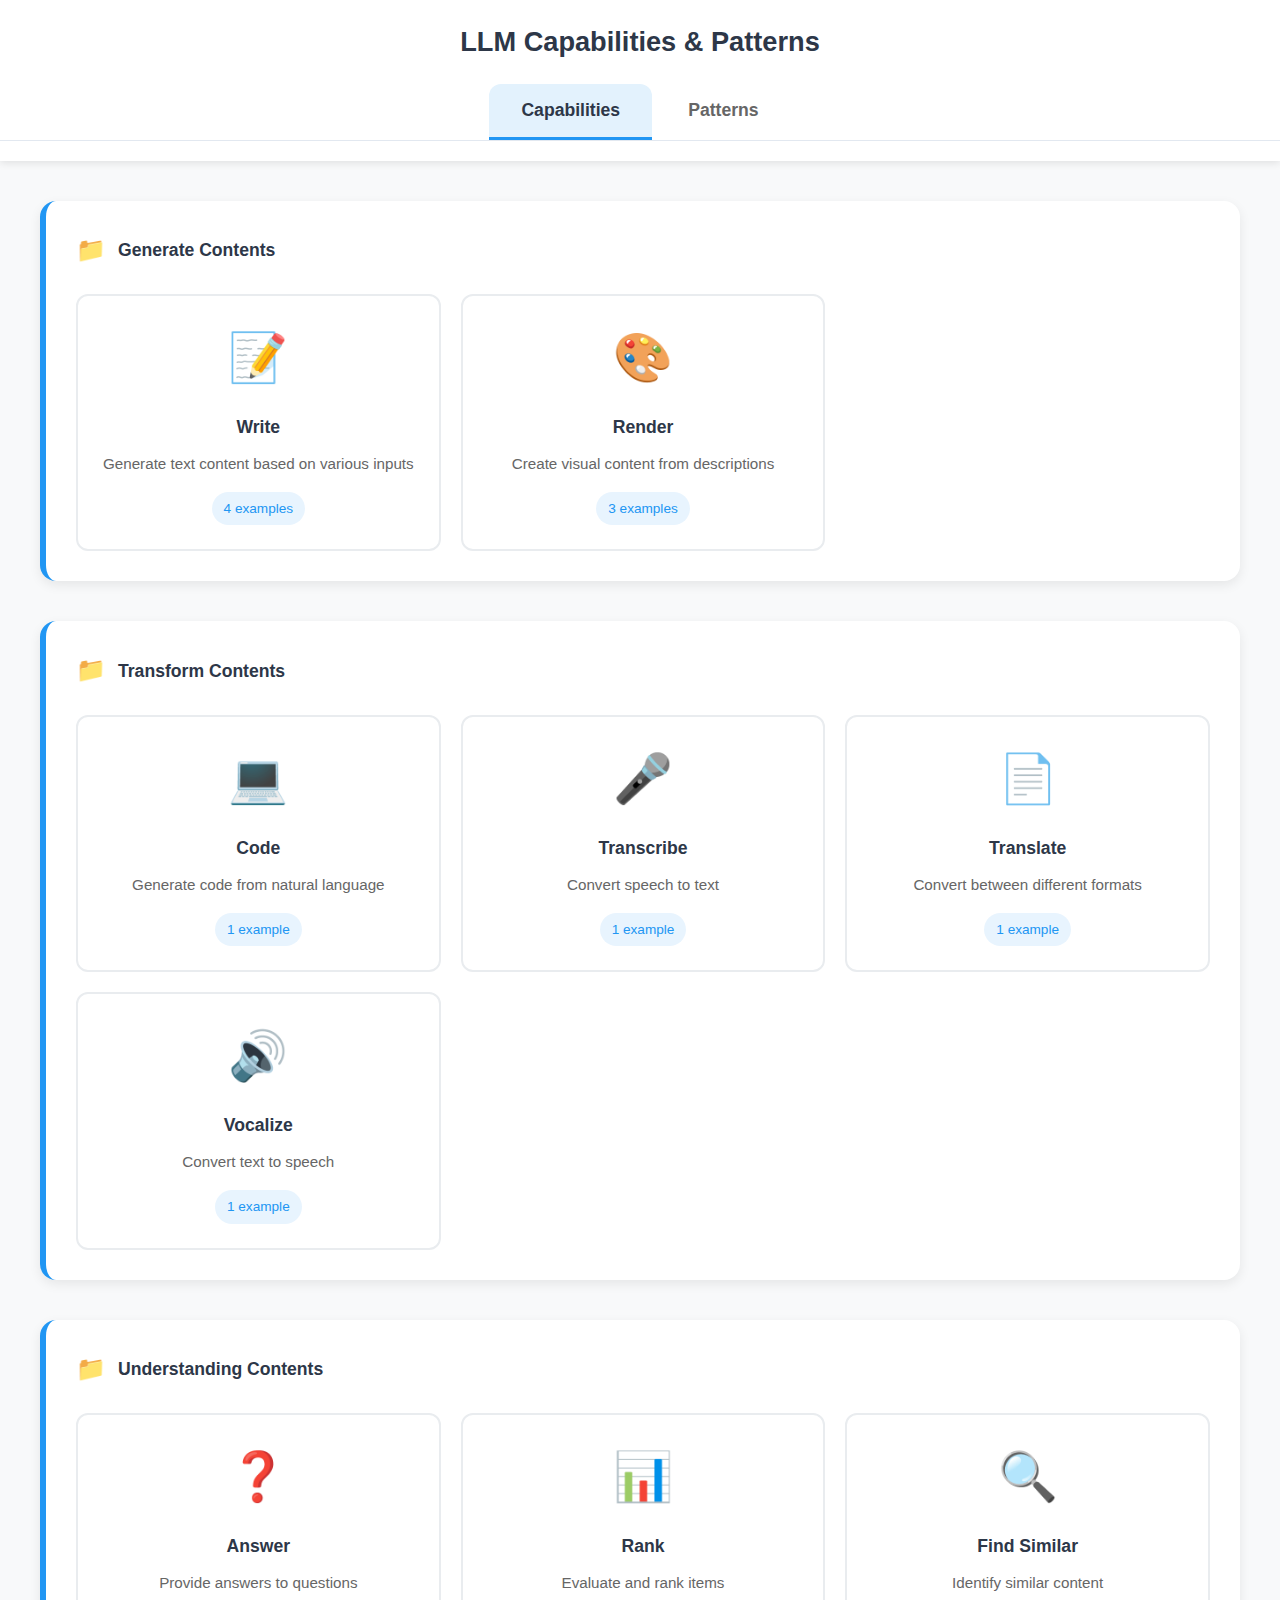
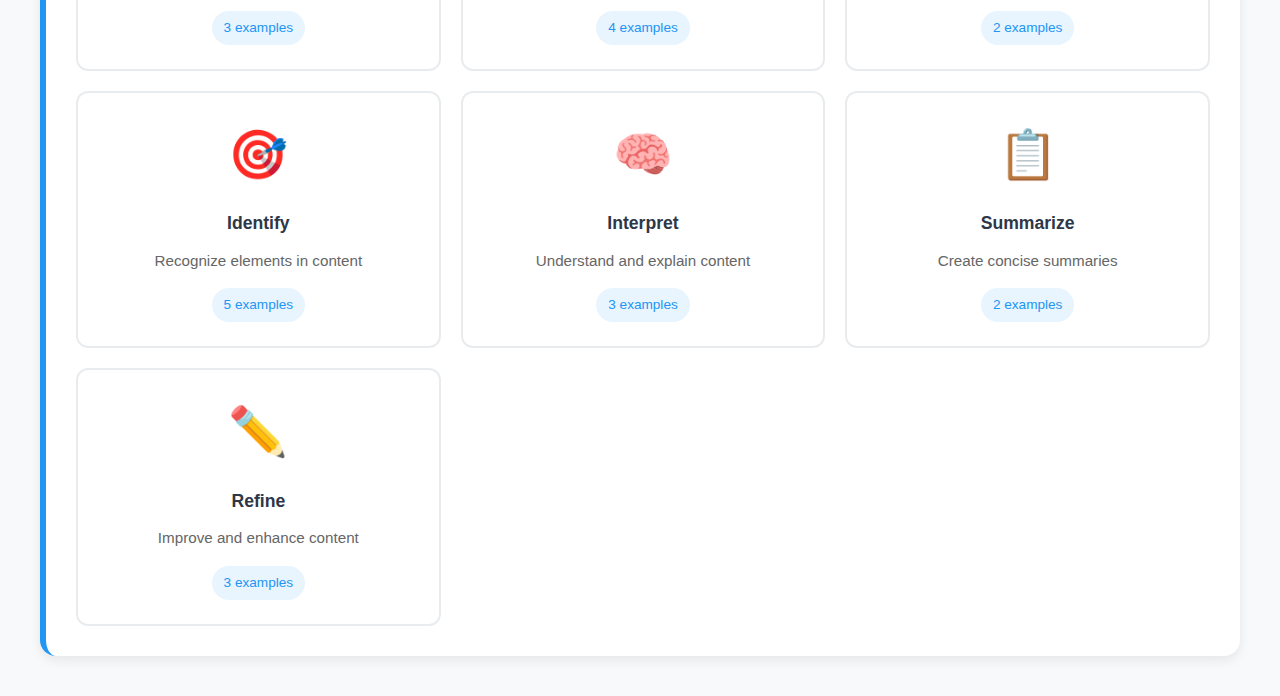
<file: index.html>
<!DOCTYPE html>
<html lang="en">
<head>
  <meta charset="UTF-8">
  <meta name="viewport" content="width=device-width, initial-scale=1.0">
  <title>LLM Capabilities & Patterns</title>
  <link href="https://fonts.googleapis.com/css2?family=Open+Sans:wght@300;400;500;600;700&display=swap" rel="stylesheet">
  <link rel="stylesheet" href="styles.css">
</head>
<body>
  <header>
    <h1>LLM Capabilities & Patterns</h1>
    <nav class="main-nav">
      <button id="tab-capabilities" class="nav-tab active">Capabilities</button>
      <button id="tab-patterns" class="nav-tab">Patterns</button>
    </nav>
  </header>
  
  <main>
    <section id="capabilities-section" class="active-section">
      <div class="capabilities-container">
        <!-- Generate Contents -->
        <div class="first-level-category">
          <h2 class="category-title">Generate Contents</h2>
          <div class="capability-cards-grid">
            <div class="capability-card" data-capability="Write">
              <div class="card-icon">📝</div>
              <h3 class="card-title">Write</h3>
              <p class="card-description">Generate text content based on various inputs</p>
              <div class="card-examples-count">4 examples</div>
            </div>
            
            <div class="capability-card" data-capability="Render">
              <div class="card-icon">🎨</div>
              <h3 class="card-title">Render</h3>
              <p class="card-description">Create visual content from descriptions</p>
              <div class="card-examples-count">3 examples</div>
            </div>
          </div>
        </div>

        <!-- Transform Contents -->
        <div class="first-level-category">
          <h2 class="category-title">Transform Contents</h2>
          <div class="capability-cards-grid">
            <div class="capability-card" data-capability="Code">
              <div class="card-icon">💻</div>
              <h3 class="card-title">Code</h3>
              <p class="card-description">Generate code from natural language</p>
              <div class="card-examples-count">1 example</div>
            </div>
            
            <div class="capability-card" data-capability="Transcribe">
              <div class="card-icon">🎤</div>
              <h3 class="card-title">Transcribe</h3>
              <p class="card-description">Convert speech to text</p>
              <div class="card-examples-count">1 example</div>
            </div>
            
            <div class="capability-card" data-capability="Translate">
              <div class="card-icon">📄</div>
              <h3 class="card-title">Translate</h3>
              <p class="card-description">Convert between different formats</p>
              <div class="card-examples-count">1 example</div>
            </div>
            
            <div class="capability-card" data-capability="Vocalize">
              <div class="card-icon">🔊</div>
              <h3 class="card-title">Vocalize</h3>
              <p class="card-description">Convert text to speech</p>
              <div class="card-examples-count">1 example</div>
            </div>
          </div>
        </div>

        <!-- Understanding Contents -->
        <div class="first-level-category">
          <h2 class="category-title">Understanding Contents</h2>
          <div class="capability-cards-grid">
            <div class="capability-card" data-capability="Answer">
              <div class="card-icon">❓</div>
              <h3 class="card-title">Answer</h3>
              <p class="card-description">Provide answers to questions</p>
              <div class="card-examples-count">3 examples</div>
            </div>
            
            <div class="capability-card" data-capability="Rank">
              <div class="card-icon">📊</div>
              <h3 class="card-title">Rank</h3>
              <p class="card-description">Evaluate and rank items</p>
              <div class="card-examples-count">4 examples</div>
            </div>
            
            <div class="capability-card" data-capability="Find Similar">
              <div class="card-icon">🔍</div>
              <h3 class="card-title">Find Similar</h3>
              <p class="card-description">Identify similar content</p>
              <div class="card-examples-count">2 examples</div>
            </div>
            
            <div class="capability-card" data-capability="Identify">
              <div class="card-icon">🎯</div>
              <h3 class="card-title">Identify</h3>
              <p class="card-description">Recognize elements in content</p>
              <div class="card-examples-count">5 examples</div>
            </div>
            
            <div class="capability-card" data-capability="Interpret">
              <div class="card-icon">🧠</div>
              <h3 class="card-title">Interpret</h3>
              <p class="card-description">Understand and explain content</p>
              <div class="card-examples-count">3 examples</div>
            </div>
            
            <div class="capability-card" data-capability="Summarize">
              <div class="card-icon">📋</div>
              <h3 class="card-title">Summarize</h3>
              <p class="card-description">Create concise summaries</p>
              <div class="card-examples-count">2 examples</div>
            </div>
            
            <div class="capability-card" data-capability="Refine">
              <div class="card-icon">✏️</div>
              <h3 class="card-title">Refine</h3>
              <p class="card-description">Improve and enhance content</p>
              <div class="card-examples-count">3 examples</div>
            </div>
          </div>
        </div>
      </div>
    </section>

    <section id="patterns-section" style="display:block;">
      <div class="patterns-container">
        <div class="pattern-card" data-pattern="Chatbot">
          <div class="card-icon">💬</div>
          <h3 class="card-title">Chatbot</h3>
          <p class="card-problem">Need to collect customer information</p>
          <div class="card-examples-count">3 examples</div>
        </div>

        <div class="pattern-card" data-pattern="Reveal Dimensions">
          <div class="card-icon">🔍</div>
          <h3 class="card-title">Reveal Dimensions</h3>
          <p class="card-problem">Uncertain about which dimensions are important for content creation and decision-making</p>
          <div class="card-examples-count">2 examples</div>
        </div>

        <div class="pattern-card" data-pattern="Something Like This">
          <div class="card-icon">🎨</div>
          <h3 class="card-title">Something Like This</h3>
          <p class="card-problem">Struggle to communicate their desire in words</p>
          <div class="card-examples-count">4 examples</div>
        </div>

        <div class="pattern-card" data-pattern="Dessert Cart">
          <div class="card-icon">🔀</div>
          <h3 class="card-title">Dessert Cart</h3>
          <p class="card-problem">Lack clarity about their overall desires. Uncertain about what they want</p>
          <div class="card-examples-count">3 examples</div>
        </div>

        <div class="pattern-card" data-pattern="Refine This">
          <div class="card-icon">🔄</div>
          <h3 class="card-title">Refine This</h3>
          <p class="card-problem">Lack specificity regarding the details of their desires. Unsure of how to improve something</p>
          <div class="card-examples-count">2 examples</div>
        </div>

        <div class="pattern-card" data-pattern="Complete This">
          <div class="card-icon">✏️</div>
          <h3 class="card-title">Complete This</h3>
          <p class="card-problem">Struggle to complete a communication task</p>
          <div class="card-examples-count">3 examples</div>
        </div>

        <div class="pattern-card" data-pattern="Blank Page Paralysis">
          <div class="card-icon">🚀</div>
          <h3 class="card-title">Blank Page Paralysis</h3>
          <p class="card-problem">Feel overwhelmed by a blank page and are unsure how to start</p>
          <div class="card-examples-count">2 examples</div>
        </div>
      </div>
    </section>
  </main>

  <!-- Modal for showing examples -->
  <div id="examples-modal" class="modal">
    <div class="modal-content">
      <div class="modal-header">
        <h2 id="modal-title">Capability Examples</h2>
        <button class="modal-close">&times;</button>
      </div>
      <div id="modal-examples" class="modal-examples">
        <!-- Examples will be populated here -->
      </div>
    </div>
  </div>

  <!-- Modal for showing pattern details -->
  <div id="pattern-modal" class="modal">
    <div class="modal-content">
      <div class="modal-header">
        <h2 id="pattern-modal-title">Pattern Details</h2>
        <button class="pattern-modal-close">&times;</button>
      </div>
      <div id="pattern-modal-content" class="modal-examples">
        <!-- Pattern details will be populated here -->
      </div>
    </div>
  </div>

  <script>
    // Test function to manually show patterns
    function testShowPatterns() {
      console.log('Testing patterns display...');
      const patternsSection = document.getElementById('patterns-section');
      if (patternsSection) {
        patternsSection.style.display = 'block';
        console.log('Patterns section should now be visible');
      } else {
        console.log('Patterns section not found!');
      }
    }
    
    // Pattern data with problems and solutions
    const patternData = {
      "Chatbot": {
        problem: "Need to collect customer information",
        solution: "Collects the needed information by having a chatbot interview"
      },
      "Reveal Dimensions": {
        problem: "Uncertain about which dimensions are important for content creation and decision-making",
        solution: "Surfaces the dimensions others have used or previous users found useful"
      },
      "Something Like This": {
        problem: "Struggle to communicate their desire in words",
        solution: "Express desires through examples"
      },
      "Dessert Cart": {
        problem: "Lack clarity about their overall desires. Uncertain about what they want",
        solution: "Provide multiple versions of what they are looking for"
      },
      "Refine This": {
        problem: "Lack specificity regarding the details of their desires. Unsure of how to improve something",
        solution: "Guides users in refining their ideas in real-time"
      },
      "Complete This": {
        problem: "Struggle to complete a communication task",
        solution: "Provides updated drafts and guidance to help users complete content creation tasks"
      },
      "Blank Page Paralysis": {
        problem: "Feel overwhelmed by a blank page and are unsure how to start",
        solution: "Generates an initial draft, intermediate result, or suggested methods and materials"
      }
    };

    // Capability examples data
    const capabilityExamples = {
      "Write": [
        { icon: "📝", text: "Write description based on image" },
        { icon: "📖", text: "Write story based on topic or description" },
        { icon: "🔑", text: "Write description based on keywords" },
        { icon: "💬", text: "Write character's response based on dialog" }
      ],
      "Render": [
        { icon: "🎨", text: "Render image based on topic, mood, tone, keywords, or description" },
        { icon: "👤", text: "Render persona image based on description" },
        { icon: "😊", text: "Render image that communicates tone or mood based on image" }
      ],
      "Code": [
        { icon: "💻", text: "Write code based on task description" }
      ],
      "Transcribe": [
        { icon: "🎤", text: "Transcribe into text from speech" }
      ],
      "Translate": [
        { icon: "📄", text: "Translate into description from code" }
      ],
      "Vocalize": [
        { icon: "🔊", text: "Vocalize into speech based on transcript" }
      ],
      "Answer": [
        { icon: "🛍️", text: "Answer product-question based on product description" },
        { icon: "🔄", text: "Answer question based on earlier mentions" },
        { icon: "🔬", text: "Answer how-to based on question about programming or science" }
      ],
      "Rank": [
        { icon: "📊", text: "Rank program function based on point in computer code" },
        { icon: "👥", text: "Rank personas based on description" },
        { icon: "🎨", text: "Rank color scheme based on description" },
        { icon: "🔑", text: "Rank keyword suggestions based on a point in prompt" }
      ],
      "Find Similar": [
        { icon: "🔍", text: "Find similar keywords or document based on dialog, documents, or description" },
        { icon: "🖼️", text: "Find similar element in image based on group of images" }
      ],
      "Identify": [
        { icon: "🚫", text: "Identify inappropriate/offensive response based on dialog" },
        { icon: "👤", text: "Identify if person is in image from images" },
        { icon: "📚", text: "Identify sections/elements (problems, methods) based on research paper or dialog" },
        { icon: "💭", text: "Identify argument from document, image, or dialog" },
        { icon: "😊", text: "Identify sentiment from document, image, or dialog" }
      ],
      "Interpret": [
        { icon: "📖", text: "Interpret explanation based on professional terms" },
        { icon: "❓", text: "Interpret a question to ask someone based on dialog or story" },
        { icon: "🧠", text: "Interpret reason based on a professional knowledge" }
      ],
      "Summarize": [
        { icon: "📋", text: "Summarize into keywords/bullets based on document, dialog, or diary" },
        { icon: "📝", text: "Summarize into few sentences based on documents, stories, or dialog" }
      ],
      "Refine": [
        { icon: "✏️", text: "Refine document's tone of voice based on document and tone" },
        { icon: "📝", text: "Refine grammar within text" },
        { icon: "🎯", text: "Refine into more explicit/effective prompt based on vague prompt" }
      ]
    };

    function showSection(sectionId) {
      console.log('Showing section:', sectionId);
      const capabilitiesSection = document.getElementById('capabilities-section');
      const patternsSection = document.getElementById('patterns-section');
      
      if (sectionId === 'capabilities-section') {
        capabilitiesSection.style.display = '';
        patternsSection.style.display = 'none';
        console.log('Capabilities section displayed');
      } else if (sectionId === 'patterns-section') {
        capabilitiesSection.style.display = 'none';
        patternsSection.style.display = '';
        console.log('Patterns section displayed');
      }
    }

    function setActiveTab(tabId) {
      document.getElementById('tab-capabilities').classList.toggle('active', tabId === 'tab-capabilities');
      document.getElementById('tab-patterns').classList.toggle('active', tabId === 'tab-patterns');
    }

    function setupTabs() {
      document.getElementById('tab-capabilities').addEventListener('click', () => {
        console.log('Capabilities tab clicked');
        showSection('capabilities-section');
        setActiveTab('tab-capabilities');
      });
      document.getElementById('tab-patterns').addEventListener('click', () => {
        console.log('Patterns tab clicked');
        showSection('patterns-section');
        setActiveTab('tab-patterns');
      });
    }

    function setupCapabilityCards() {
      const capabilityCards = document.querySelectorAll('.capability-card');
      const modal = document.getElementById('examples-modal');
      const modalTitle = document.getElementById('modal-title');
      const modalExamples = document.getElementById('modal-examples');
      const modalClose = document.querySelector('.modal-close');
      
      capabilityCards.forEach(card => {
        card.addEventListener('click', () => {
          const capability = card.getAttribute('data-capability');
          const examples = capabilityExamples[capability];
          
          modalTitle.textContent = `${capability} Examples`;
          modalExamples.innerHTML = '';
          
          examples.forEach(example => {
            const exampleElement = document.createElement('div');
            exampleElement.className = 'modal-example';
            exampleElement.innerHTML = `
              <div class="example-icon">${example.icon}</div>
              <div class="example-text">${example.text}</div>
            `;
            modalExamples.appendChild(exampleElement);
          });
          
          modal.style.display = 'flex';
        });
      });
      
      // Close modal when clicking close button or outside modal
      modalClose.addEventListener('click', () => {
        modal.style.display = 'none';
      });
      
      modal.addEventListener('click', (e) => {
        if (e.target === modal) {
          modal.style.display = 'none';
        }
      });
    }

    function setupPatternCards() {
      const patternCards = document.querySelectorAll('.pattern-card');
      const patternModal = document.getElementById('pattern-modal');
      const patternModalTitle = document.getElementById('pattern-modal-title');
      const patternModalContent = document.getElementById('pattern-modal-content');
      const patternModalClose = document.querySelector('.pattern-modal-close');
      
      patternCards.forEach(card => {
        card.addEventListener('click', () => {
          const pattern = card.getAttribute('data-pattern');
          const data = patternData[pattern];
          
          patternModalTitle.textContent = pattern;
          patternModalContent.innerHTML = `
            <div class="pattern-detail-section">
              <h3 class="pattern-detail-title problem">Problem</h3>
              <p class="pattern-detail-text problem">${data.problem}</p>
            </div>
            <div class="pattern-detail-section">
              <h3 class="pattern-detail-title solution">Solution</h3>
              <p class="pattern-detail-text solution">${data.solution}</p>
            </div>
            <div class="pattern-detail-section">
              <h3 class="pattern-detail-title examples">Examples</h3>
              <p class="pattern-detail-text examples">Examples will be added here...</p>
            </div>
          `;
          
          patternModal.style.display = 'flex';
        });
      });
      
      // Close pattern modal when clicking close button or outside modal
      patternModalClose.addEventListener('click', () => {
        patternModal.style.display = 'none';
      });
      
      patternModal.addEventListener('click', (e) => {
        if (e.target === patternModal) {
          patternModal.style.display = 'none';
        }
      });
    }

    document.addEventListener('DOMContentLoaded', () => {
      setupTabs();
      setupCapabilityCards();
      setupPatternCards();
      showSection('capabilities-section');
      setActiveTab('tab-capabilities');
    });
  </script>
</body>
</html>
</file>
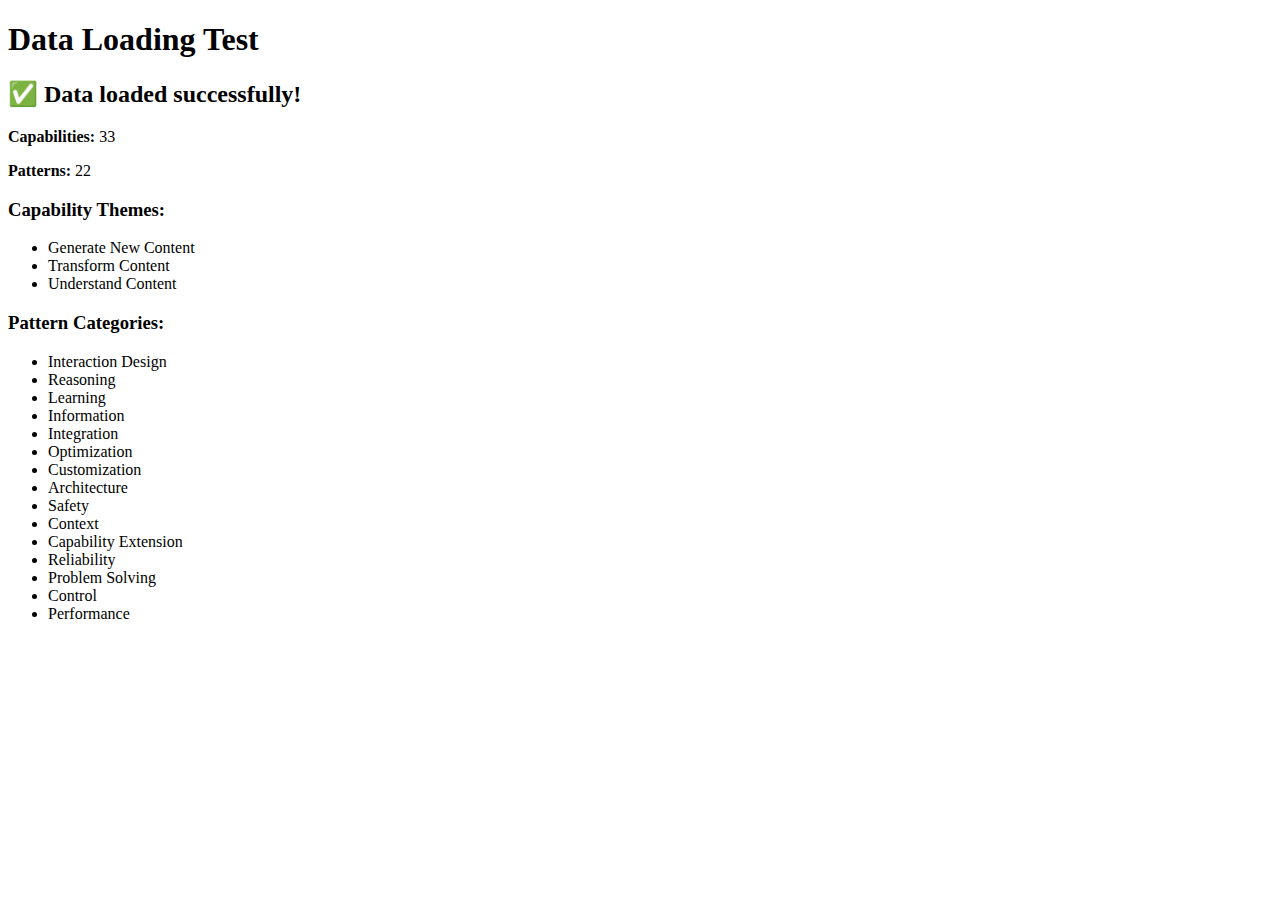
<file: test.html>
<!DOCTYPE html>
<html lang="en">
<head>
  <meta charset="UTF-8">
  <meta name="viewport" content="width=device-width, initial-scale=1.0">
  <title>Data Test</title>
</head>
<body>
  <h1>Data Loading Test</h1>
  <div id="test-results"></div>
  
  <script>
    async function testDataLoading() {
      const resultsDiv = document.getElementById('test-results');
      
      try {
        const response = await fetch('taxonomy.json');
        const data = await response.json();
        
        resultsDiv.innerHTML = `
          <h2>✅ Data loaded successfully!</h2>
          <p><strong>Capabilities:</strong> ${data.capabilities ? data.capabilities.length : 0}</p>
          <p><strong>Patterns:</strong> ${data.patterns ? data.patterns.length : 0}</p>
          <h3>Capability Themes:</h3>
          <ul>
            ${data.capabilities ? [...new Set(data.capabilities.map(c => c.theme))].map(theme => `<li>${theme}</li>`).join('') : 'None'}
          </ul>
          <h3>Pattern Categories:</h3>
          <ul>
            ${data.patterns ? [...new Set(data.patterns.map(p => p.category))].map(category => `<li>${category}</li>`).join('') : 'None'}
          </ul>
        `;
      } catch (error) {
        resultsDiv.innerHTML = `
          <h2>❌ Error loading data</h2>
          <p><strong>Error:</strong> ${error.message}</p>
        `;
      }
    }
    
    testDataLoading();
  </script>
</body>
</html>
</file>
<file: styles.css>
body {
  font-family: 'Helvetica', 'Arial', sans-serif;
  background: #f8f9fa;
  margin: 0;
  padding: 0;
  line-height: 1.6;
}

header {
  background: #fff;
  box-shadow: 0 2px 8px rgba(0,0,0,0.1);
  padding: 20px 0;
  text-align: center;
}

header h1 {
  margin: 0 0 20px 0;
  color: #2d3748;
  font-size: 1.7rem;
  font-weight: 800;
}

.main-nav {
  display: flex;
  justify-content: center;
  gap: 0;
  border-bottom: 1px solid #e2e8f0;
  background: #fff;
}

.nav-tab {
  background: #fff;
  color: #666;
  border: none;
  outline: none;
  font-size: 1.1rem;
  padding: 16px 32px;
  cursor: pointer;
  border-bottom: 3px solid transparent;
  transition: all 0.3s ease;
  border-radius: 12px 12px 0 0;
  margin: 0 2px;
  font-weight: 600;
}

.nav-tab:hover {
  background: #f8f9fa;
  color: #2d3748;
}

.nav-tab.active {
  color: #2d3748;
  background: #e3f2fd;
  border-bottom: 3px solid #2196f3;
  font-weight: 600;
}

main {
  max-width: 1200px;
  margin: 0 auto;
  padding: 40px 20px;
}

/* Capabilities Section */
#capabilities-section {
  display: block;
}

.capabilities-container {
  display: flex;
  flex-direction: column;
  gap: 40px;
}

.first-level-category {
  background: #fff;
  border-radius: 16px;
  box-shadow: 0 4px 12px rgba(0,0,0,0.08);
  padding: 30px;
  border-left: 6px solid #2196f3;
}

.category-title {
  font-size: 1.1rem;
  margin: 0 0 25px 0;
  color: #2d3748;
  font-weight: 600;
  display: flex;
  align-items: center;
  gap: 12px;
}

.category-title::before {
  content: "📁";
  font-size: 1.5rem;
}

.capability-cards-grid {
  display: grid;
  grid-template-columns: repeat(auto-fit, minmax(280px, 1fr));
  gap: 20px;
  max-width: 100%;
}

/* Ensure maximum 3 cards per row */
@media (min-width: 900px) {
  .capability-cards-grid {
    grid-template-columns: repeat(3, 1fr);
  }
}

.capability-card {
  background: #fff;
  border-radius: 12px;
  padding: 24px;
  border: 2px solid #e9ecef;
  transition: all 0.3s ease;
  cursor: pointer;
  text-align: center;
  position: relative;
  overflow: hidden;
}

.capability-card::before {
  content: '';
  position: absolute;
  top: 0;
  left: 0;
  right: 0;
  height: 4px;
  background: linear-gradient(90deg, #2196f3, #21cbf3);
  transform: scaleX(0);
  transition: transform 0.3s ease;
}

.capability-card:hover {
  border-color: #2196f3;
  box-shadow: 0 8px 25px rgba(33, 150, 243, 0.15);
  transform: translateY(-2px);
}

.capability-card:hover::before {
  transform: scaleX(1);
}

.card-icon {
  font-size: 3rem;
  margin-bottom: 16px;
  display: block;
}

.card-title {
  font-size: 1.1rem;
  margin: 0 0 12px 0;
  color: #2d3748;
  font-weight: 600;
}

.card-description {
  font-size: 0.95rem;
  color: #666;
  margin: 0 0 16px 0;
  line-height: 1.5;
}

.card-examples-count {
  font-size: 0.85rem;
  color: #2196f3;
  background: rgba(33, 150, 243, 0.1);
  padding: 6px 12px;
  border-radius: 20px;
  display: inline-block;
  font-weight: 500;
}

/* Modal Styles */
.modal {
  display: none;
  position: fixed;
  z-index: 1000;
  left: 0;
  top: 0;
  width: 100%;
  height: 100%;
  background-color: rgba(0, 0, 0, 0.5);
  backdrop-filter: blur(4px);
  align-items: center;
  justify-content: center;
}

.modal-content {
  background: #fff;
  border-radius: 16px;
  box-shadow: 0 20px 60px rgba(0, 0, 0, 0.3);
  max-width: 600px;
  width: 90%;
  max-height: 80vh;
  overflow: hidden;
  animation: modalSlideIn 0.3s ease;
}

@keyframes modalSlideIn {
  from {
    opacity: 0;
    transform: translateY(-20px) scale(0.95);
  }
  to {
    opacity: 1;
    transform: translateY(0) scale(1);
  }
}

.modal-header {
  padding: 24px 24px 16px 24px;
  border-bottom: 1px solid #e9ecef;
  display: flex;
  justify-content: space-between;
  align-items: center;
}

.modal-header h2 {
  margin: 0;
  color: #2d3748;
  font-size: 1.5rem;
  font-weight: 600;
}

.modal-close {
  background: none;
  border: none;
  font-size: 1.8rem;
  color: #666;
  cursor: pointer;
  padding: 0;
  width: 32px;
  height: 32px;
  display: flex;
  align-items: center;
  justify-content: center;
  border-radius: 50%;
  transition: all 0.2s ease;
}

.modal-close:hover {
  background: #f8f9fa;
  color: #2d3748;
}

.modal-examples {
  padding: 20px 24px 24px 24px;
  max-height: 60vh;
  overflow-y: auto;
}

.modal-example {
  display: flex;
  align-items: center;
  gap: 12px;
  padding: 16px;
  background: #f8f9fa;
  border-radius: 8px;
  margin-bottom: 12px;
  border: 1px solid #e9ecef;
  transition: all 0.2s ease;
}

.modal-example:hover {
  background: #fff;
  border-color: #2196f3;
  box-shadow: 0 2px 8px rgba(33, 150, 243, 0.1);
}

.modal-example .example-icon {
  font-size: 1.2rem;
  min-width: 24px;
  text-align: center;
}

.modal-example .example-text {
  font-size: 0.95rem;
  color: #4a5568;
  line-height: 1.4;
  flex: 1;
}

/* Patterns Section */
#patterns-section {
  display: block;
}

.patterns-container {
  display: grid;
  grid-template-columns: repeat(auto-fit, minmax(280px, 1fr));
  gap: 20px;
  max-width: 100%;
}

/* Ensure maximum 3 cards per row for patterns */
@media (min-width: 900px) {
  .patterns-container {
    grid-template-columns: repeat(3, 1fr);
  }
}

.pattern-card {
  background: #fff;
  border-radius: 12px;
  padding: 24px;
  border: 2px solid #e9ecef;
  transition: all 0.3s ease;
  cursor: pointer;
  text-align: center;
  position: relative;
  overflow: hidden;
}

.pattern-card::before {
  content: '';
  position: absolute;
  top: 0;
  left: 0;
  right: 0;
  height: 4px;
  background: linear-gradient(90deg, #ff6b6b, #ee5a24);
  transform: scaleX(0);
  transition: transform 0.3s ease;
}

.pattern-card:hover {
  border-color: #ff6b6b;
  box-shadow: 0 8px 25px rgba(255, 107, 107, 0.15);
  transform: translateY(-2px);
}

.pattern-card:hover::before {
  transform: scaleX(1);
}

.pattern-card .card-icon {
  font-size: 3rem;
  margin-bottom: 16px;
  display: block;
}

.pattern-card .card-title {
  font-size: 1.1rem;
  margin: 0 0 12px 0;
  color: #2d3748;
  font-weight: 600;
}

.pattern-card .card-problem {
  font-size: 0.95rem;
  color: #666;
  margin: 0 0 16px 0;
  line-height: 1.5;
  font-style: italic;
}

.pattern-card .card-examples-count {
  font-size: 0.85rem;
  color: #666;
  background: rgba(102, 102, 102, 0.1);
  padding: 6px 12px;
  border-radius: 20px;
  display: inline-block;
  font-weight: 500;
}

/* Pattern detail sections in modal */
.pattern-detail-section {
  margin-bottom: 24px;
}

.pattern-detail-title {
  font-size: 1.1rem;
  font-weight: 600;
  color: #2d3748;
  margin: 0 0 12px 0;
  padding: 8px 12px;
  border-radius: 8px;
  display: inline-block;
  font-weight: 600;
}

.pattern-detail-title.problem {
  color: #ff6b6b;
  background: rgba(255, 107, 107, 0.1);
  border: 1px solid rgba(255, 107, 107, 0.3);
}

.pattern-detail-title.solution {
  color: #27ae60;
  background: rgba(39, 174, 96, 0.1);
  border: 1px solid rgba(39, 174, 96, 0.3);
}

.pattern-detail-title.examples {
  color: #666;
  background: rgba(102, 102, 102, 0.1);
  border: 1px solid rgba(102, 102, 102, 0.3);
}

.pattern-detail-text {
  font-size: 0.95rem;
  color: #4a5568;
  line-height: 1.5;
  margin: 0;
  padding: 12px;
  background: #f8f9fa;
  border-radius: 8px;
  border-left: 4px solid;
}

.pattern-detail-text.problem {
  border-left-color: #ff6b6b;
}

.pattern-detail-text.solution {
  border-left-color: #27ae60;
}

.pattern-detail-text.examples {
  border-left-color: #666;
}

/* Responsive Design */
@media (max-width: 768px) {
  header h1 {
    font-size: 1.5rem;
  }
  
  .nav-tab {
    padding: 12px 20px;
    font-size: 1rem;
  }
  
  main {
    padding: 20px 15px;
  }
  
  .first-level-category {
    padding: 20px;
  }
  
  .capability-cards-grid {
    grid-template-columns: repeat(auto-fill, minmax(250px, 1fr));
    gap: 16px;
  }
  
  .patterns-container {
    grid-template-columns: repeat(auto-fill, minmax(250px, 1fr));
    gap: 16px;
  }
  
  .category-title {
    font-size: 1.5rem;
  }
  
  .card-title {
    font-size: 1rem;
  }
  
  .modal-content {
    width: 95%;
    margin: 20px;
  }
  
  .modal-header {
    padding: 20px 20px 12px 20px;
  }
  
  .modal-examples {
    padding: 16px 20px 20px 20px;
  }
}

@media (max-width: 480px) {
  .main-nav {
    flex-direction: column;
    gap: 0;
  }
  
  .nav-tab {
    border-radius: 0;
    margin: 0;
  }
  
  .capability-cards-grid {
    grid-template-columns: 1fr;
  }
  
  .pattern-card {
    padding: 20px;
  }
  
  .pattern-card .card-title {
    font-size: 1rem;
  }
  
  .modal-content {
    width: 100%;
    margin: 10px;
    border-radius: 12px;
  }
  
  .modal-header {
    padding: 16px 16px 8px 16px;
  }
  
  .modal-examples {
    padding: 12px 16px 16px 16px;
  }
}
</file>
